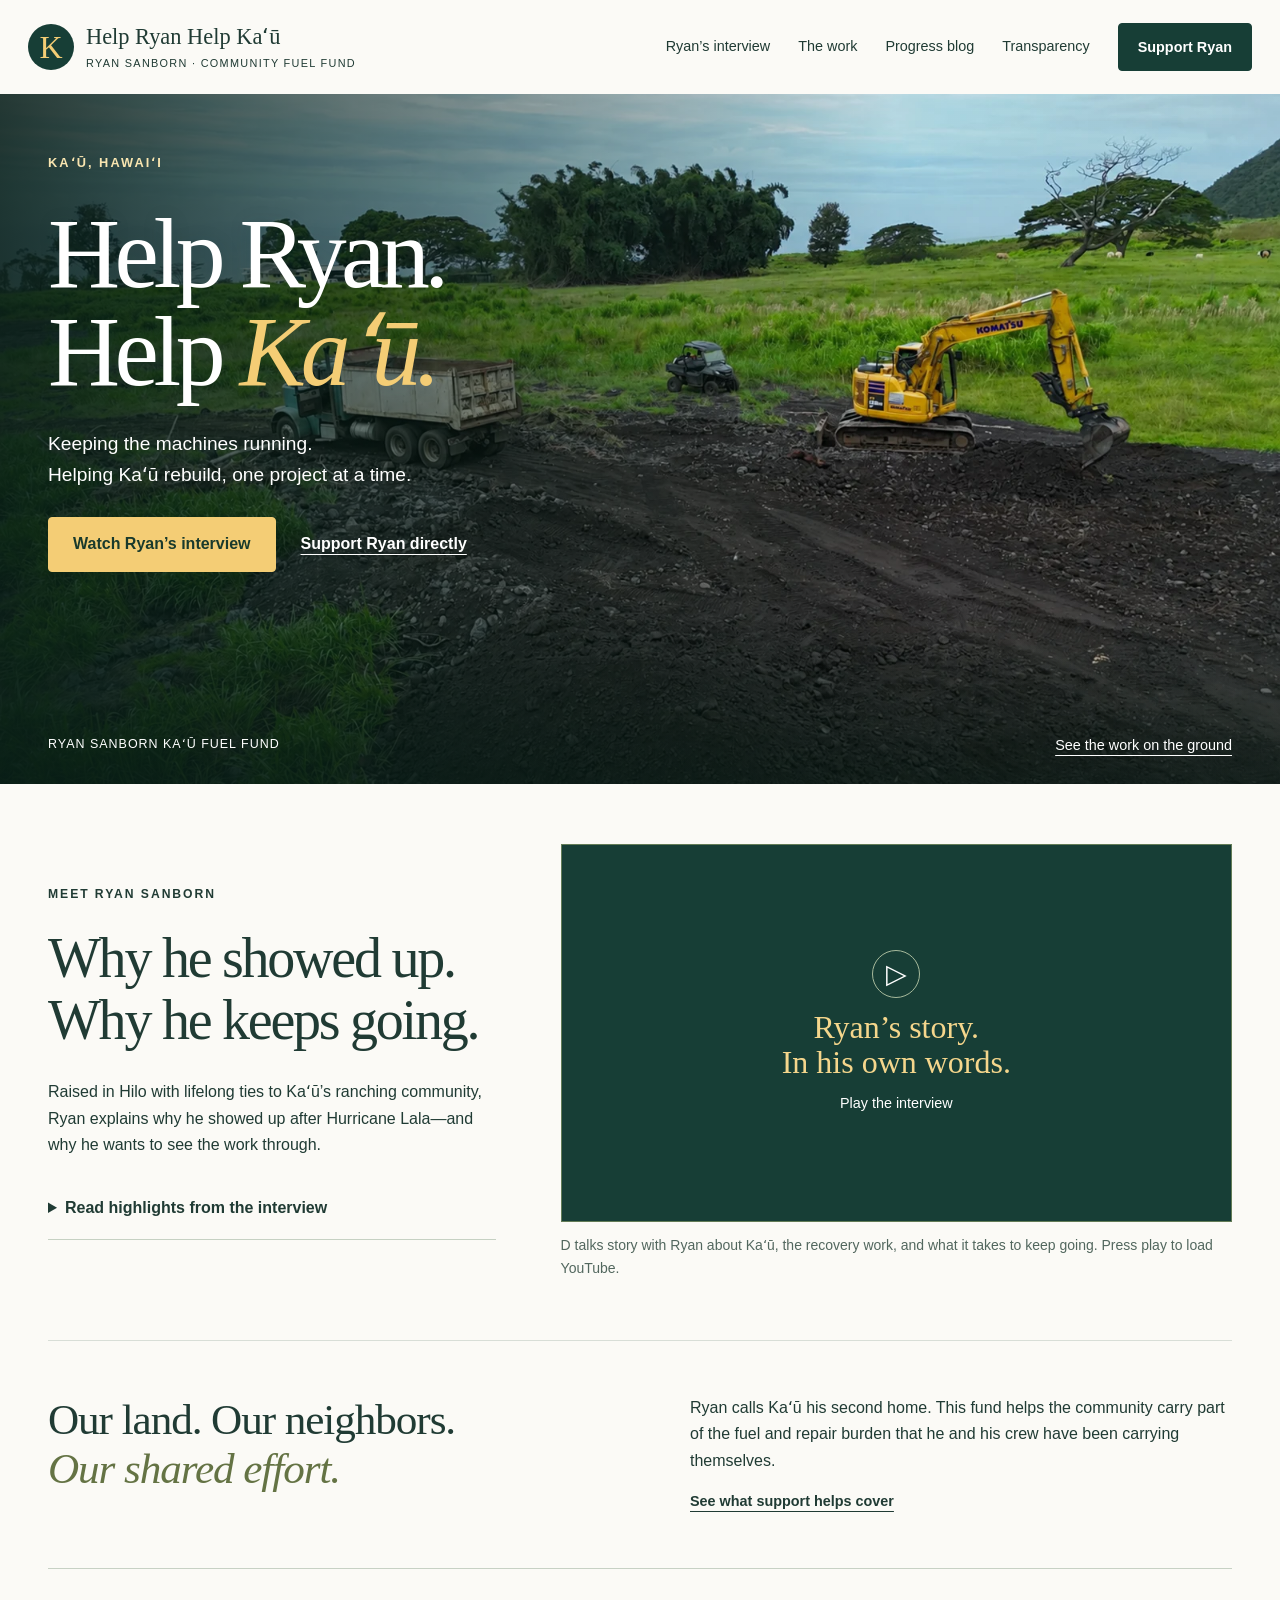
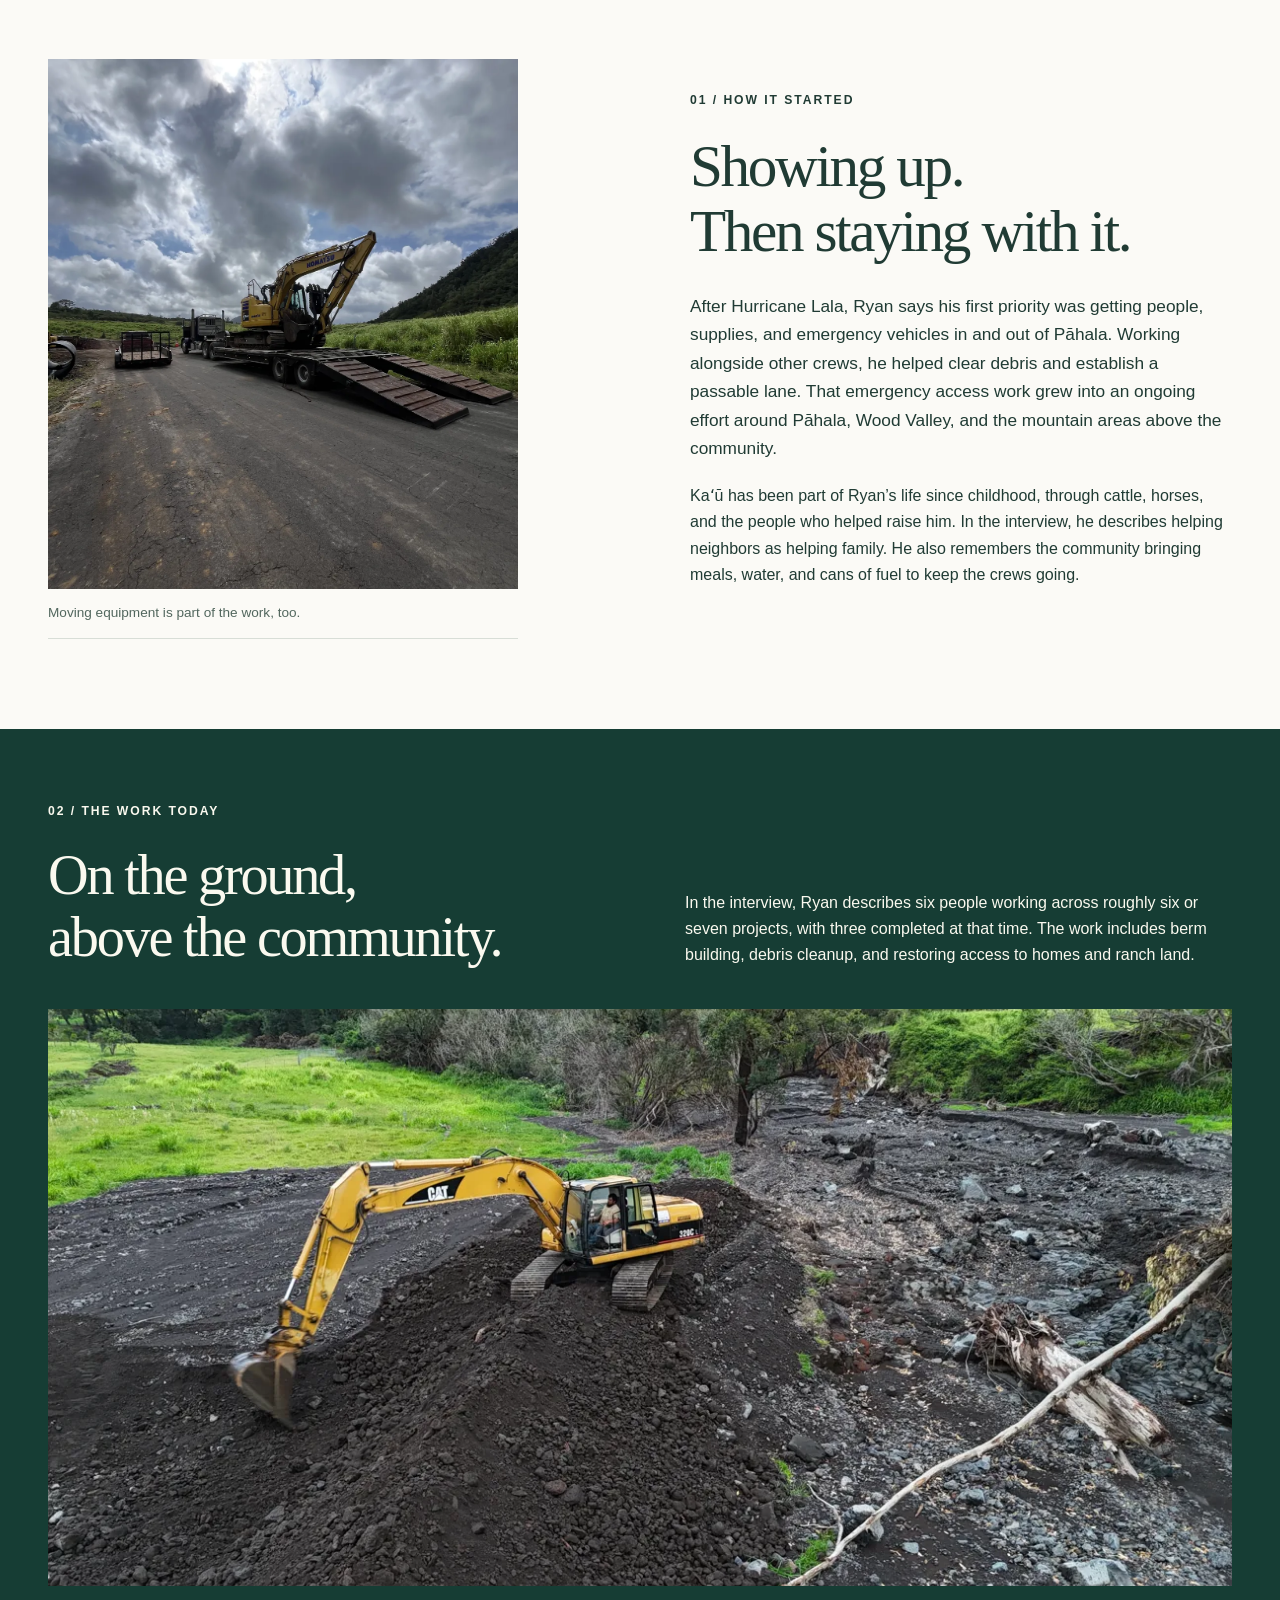
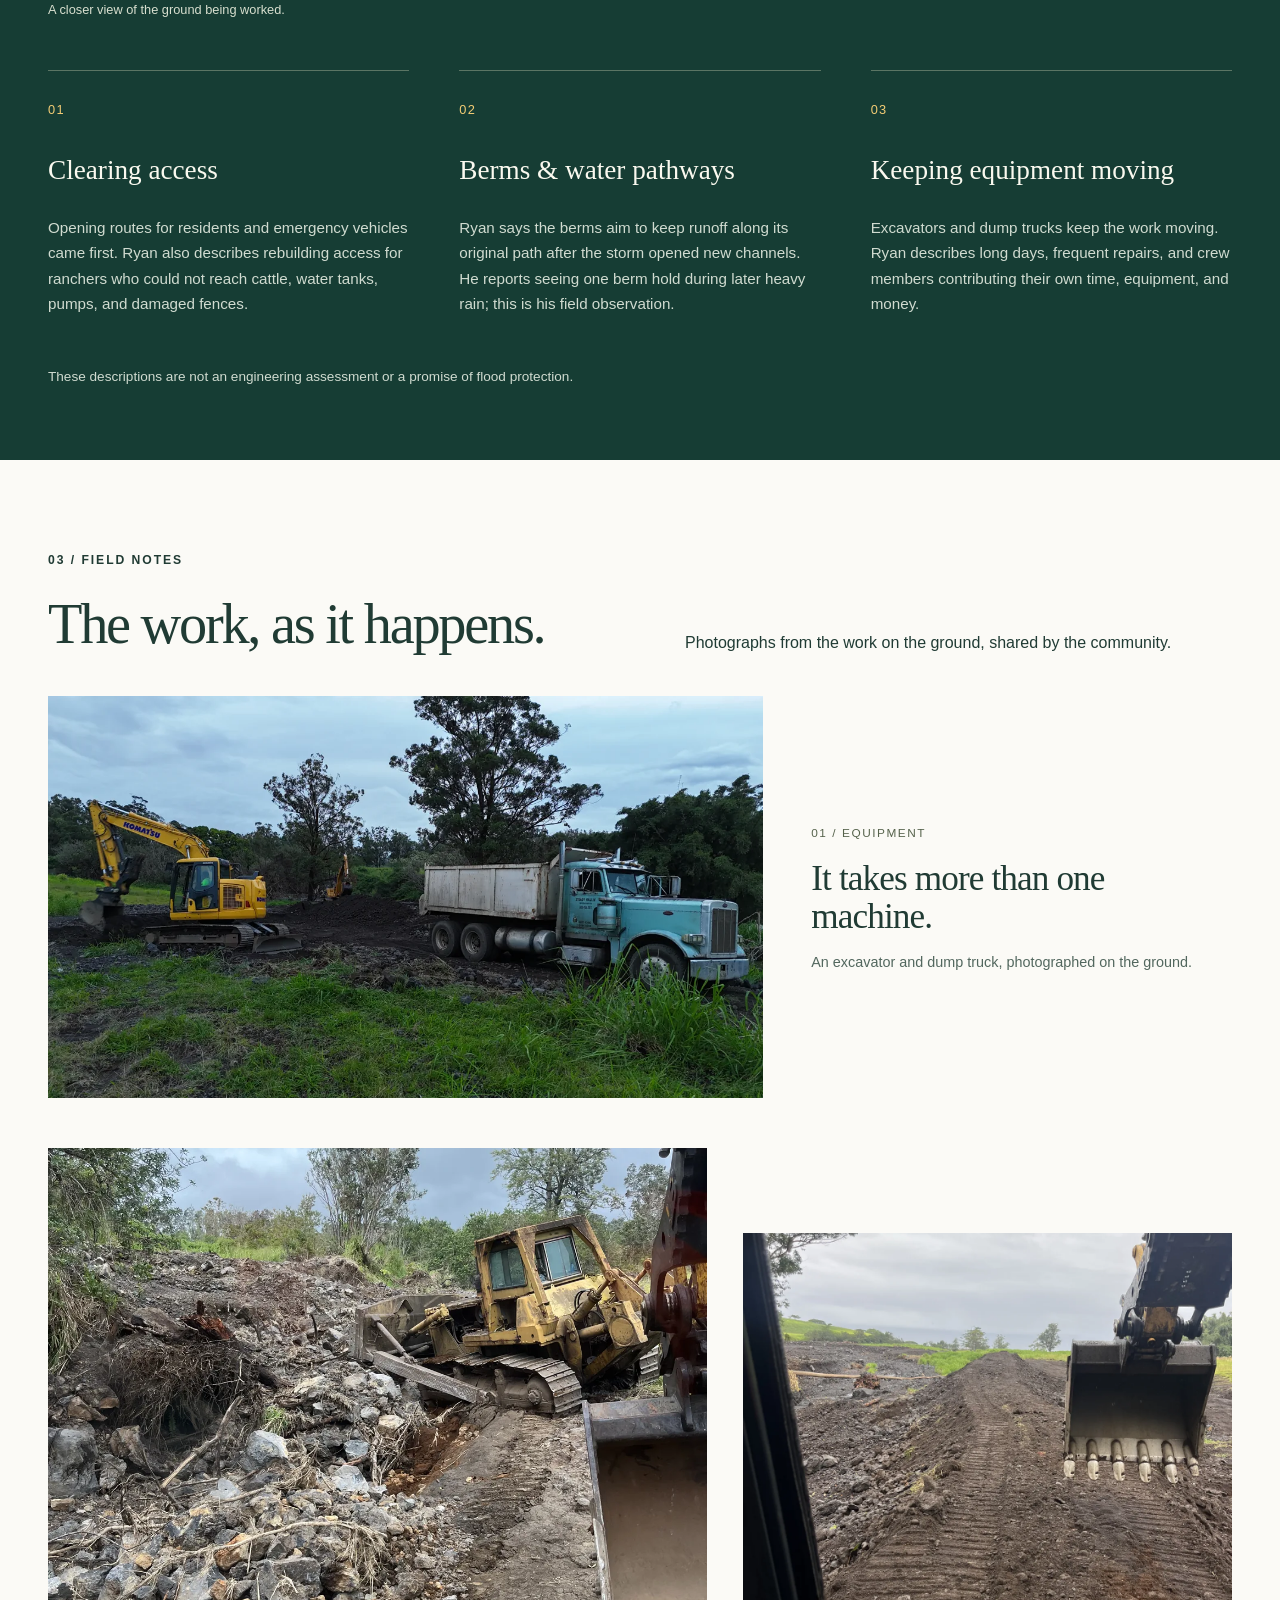
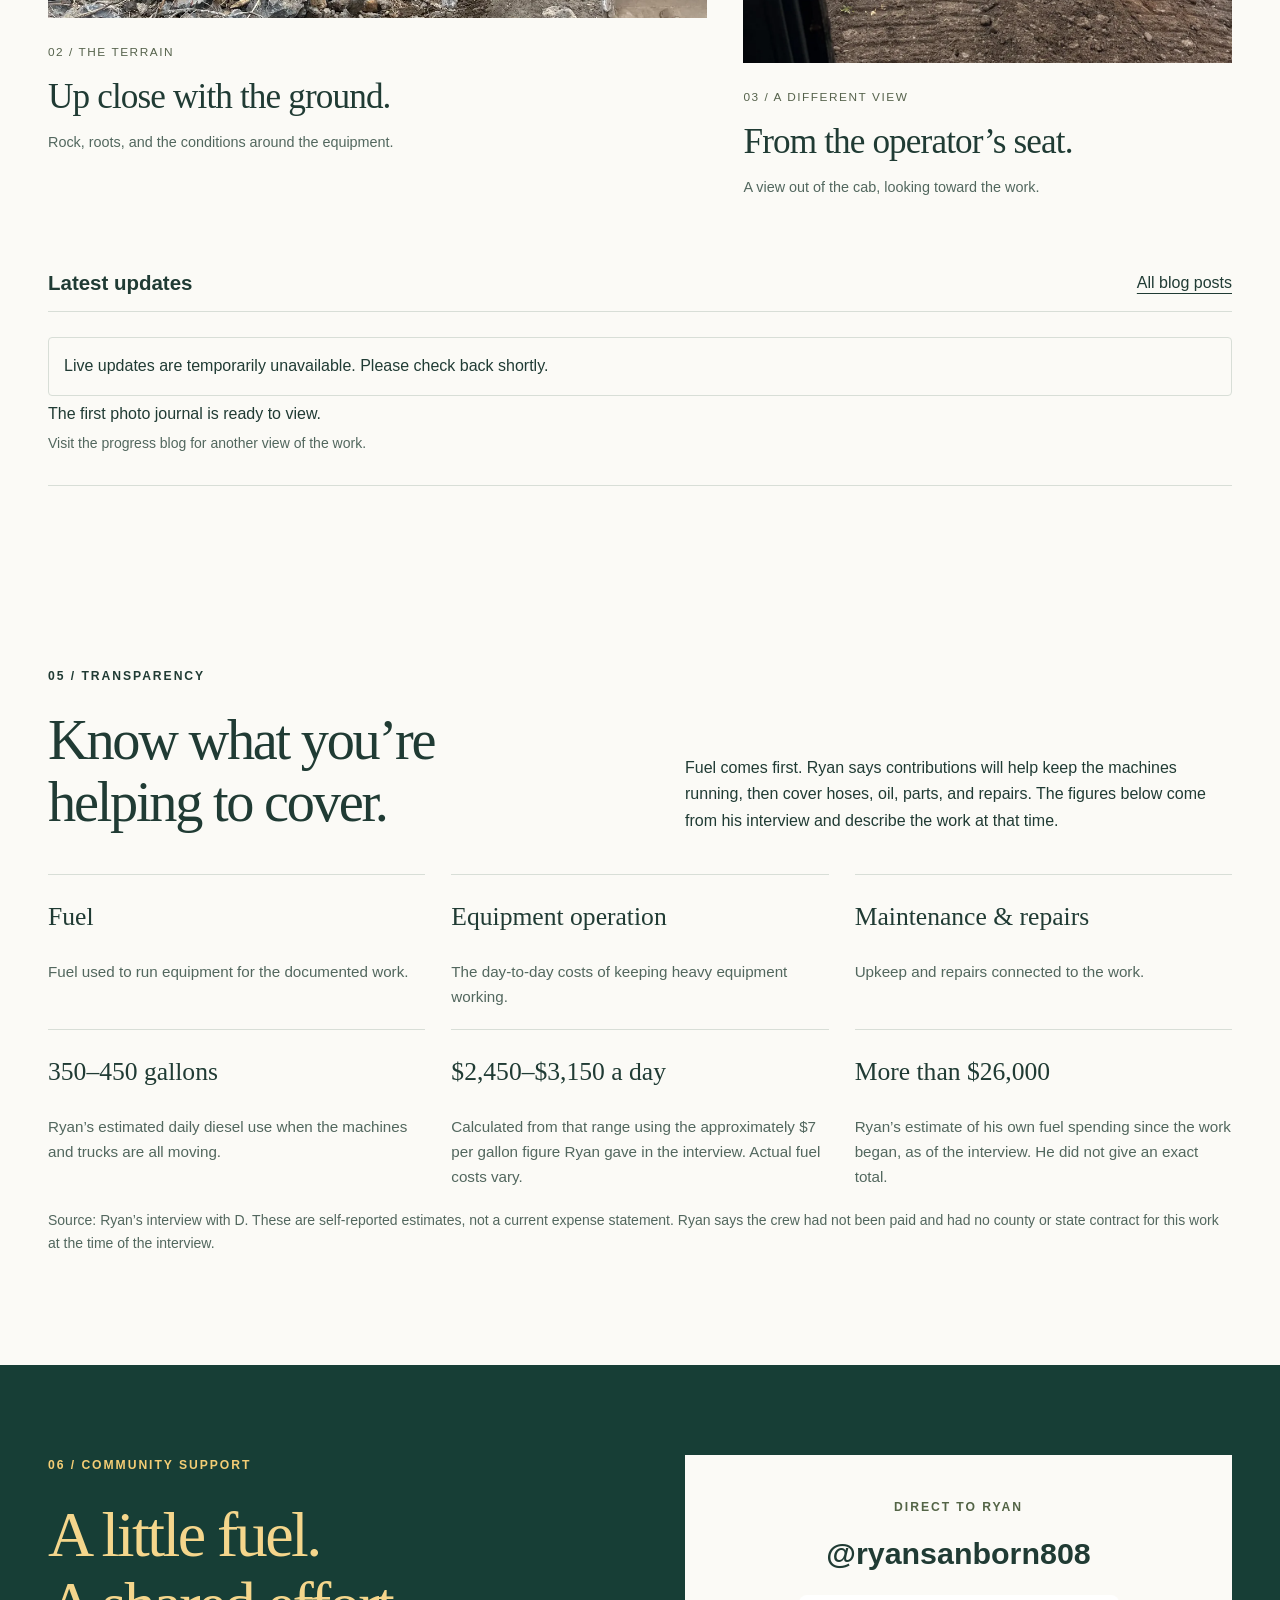
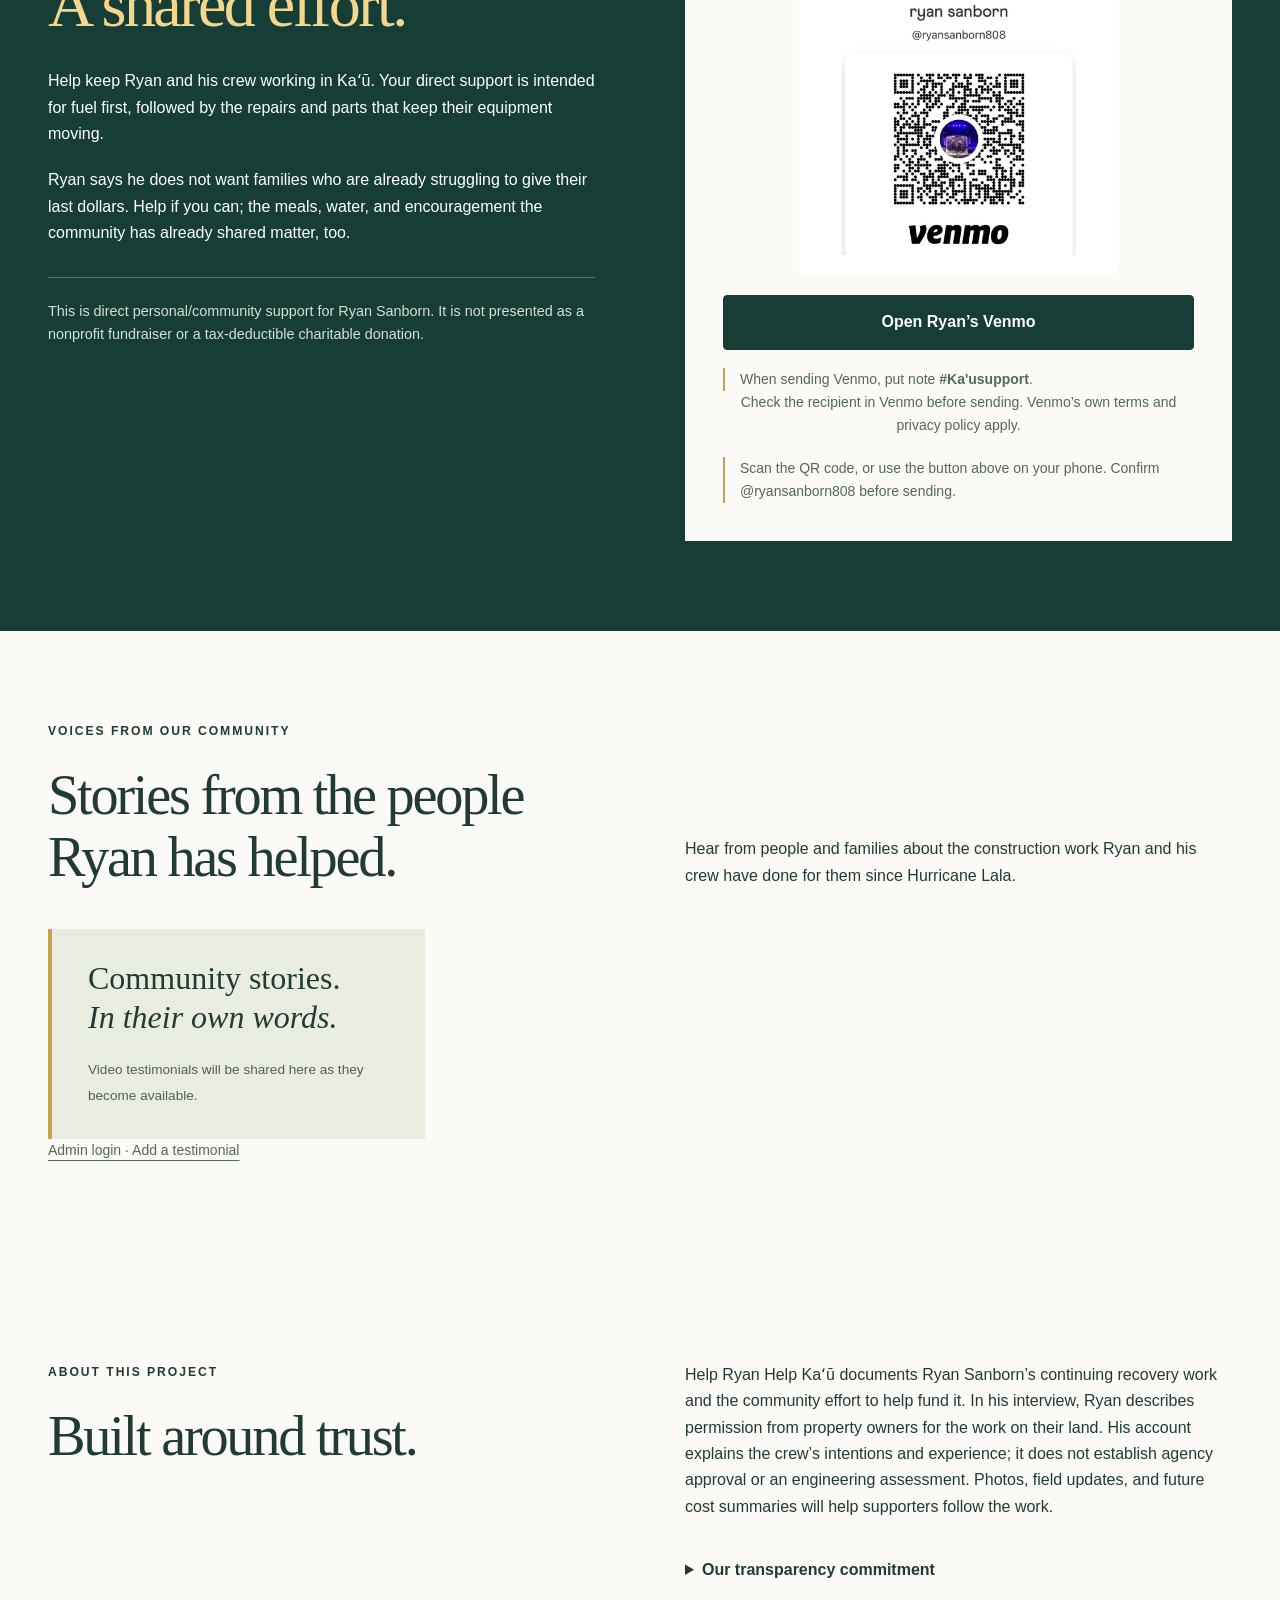
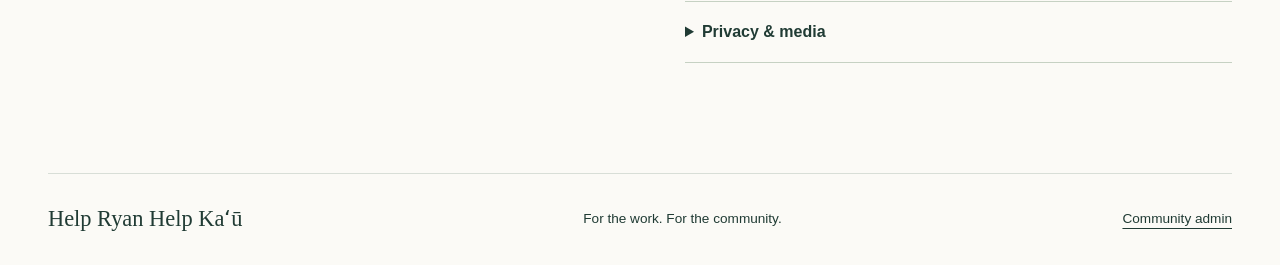
<file: index.html>
<!doctype html>
<html lang="en"><head><meta charset="utf-8"><meta http-equiv="Content-Security-Policy" content="default-src 'self'; script-src 'self'; style-src 'self' 'unsafe-inline'; img-src 'self' blob: https://*.supabase.co; media-src 'self' blob: https://*.supabase.co; connect-src 'self' https://*.supabase.co; frame-src https://www.youtube-nocookie.com; object-src 'none'; base-uri 'self'; form-action 'self'"><meta name="referrer" content="strict-origin-when-cross-origin"><meta name="viewport" content="width=device-width, initial-scale=1"><title>Help Ryan Help Kaʻū | Ryan Sanborn Kaʻū Fuel Fund</title><meta name="description" content="Follow Ryan Sanborn’s work around Pāhala, Wood Valley, and Kaʻū. See project updates, understand operating costs, and find direct community support information."><meta name="robots" content="index,follow,max-image-preview:large"><meta name="theme-color" content="#173e36"><meta property="og:type" content="website"><meta property="og:locale" content="en_US"><meta property="og:title" content="Help Ryan Help Kaʻū"><meta property="og:description" content="The work. The people. Where your support goes. Follow the Ryan Sanborn Kaʻū Fuel Fund."><meta property="og:url" content="https://hrhk808.com/"><meta name="twitter:card" content="summary_large_image"><meta name="twitter:title" content="Help Ryan Help Kaʻū"><meta name="twitter:description" content="Follow Ryan’s work and direct community support in Kaʻū, Hawaiʻi."><link rel="canonical" href="https://hrhk808.com/"><link rel="icon" href="./favicon.svg" type="image/svg+xml"><link rel="stylesheet" href="./style.css"><script type="module" src="./app.js"></script><link rel="stylesheet" href="./kau.css"><script type="module" src="./interview.js"></script><meta property="og:image" content="https://hrhk808.com/earth-and-waterway-1200.webp"><meta property="og:image:alt" content="Excavator at a construction site in Kaʻū, Hawaiʻi"><meta name="twitter:image" content="https://hrhk808.com/earth-and-waterway-1200.webp"></head>
<body><a class="skip" href="#main">Skip to content</a>
<header class="header"><a class="brand" href="./" aria-label="Help Ryan Help Kaʻū home"><span class="brand-mark">K</span><span>Help Ryan Help Kaʻū<small>RYAN SANBORN · COMMUNITY FUEL FUND</small></span></a><nav aria-label="Main navigation"><a href="#interview">Ryan’s interview</a><a href="#work">The work</a><a href="./blog.html">Progress blog</a><a href="#funding">Transparency</a><a class="button small" href="#support">Support Ryan </a></nav></header>
<main id="main"><section id="password-recovery" class="section wrap" hidden><div class="support-card"><p class="eyebrow">ADMIN PASSWORD RESET</p><h2>Choose a new password.</h2><p>Use this form to update your website admin password.</p><form id="password-recovery-form"><label for="recovery-password">New password</label><input id="recovery-password" type="password" minlength="8" autocomplete="new-password" required><label for="recovery-confirm">Confirm new password</label><input id="recovery-confirm" type="password" minlength="8" autocomplete="new-password" required><button class="button" type="submit">Save new password</button><p id="password-recovery-status" class="caption" role="status"></p></form></div></section>
<section class="kau-hero" aria-labelledby="hero-title">
<img class="hero-landscape" src="./kau-hero-revised-1600.webp" srcset="./kau-hero-revised-800.webp 800w, ./kau-hero-revised-1600.webp 1600w, ./kau-hero-revised-2200.webp 1672w" sizes="100vw" alt="A dump truck and yellow excavator on dark earth, with green pasture, trees, and the ocean beyond." width="1672" height="941" fetchpriority="high">
<div class="hero-shade"></div><div class="wrap hero-inner"><p class="eyebrow">KAʻŪ, HAWAIʻI</p><h1 id="hero-title">Help Ryan.<br>Help <em>Kaʻū.</em></h1><p id="hero-body">Keeping the machines running.<br>Helping Kaʻū rebuild, one project at a time.</p><div class="hero-video-actions"><a class="button gold" href="#interview">Watch Ryan’s interview</a><a href="#support">Support Ryan directly</a></div></div>
<div class="hero-bottom wrap"><span>RYAN SANBORN KAʻŪ FUEL FUND</span><a href="#progress">See the work on the ground</a></div></section>
<section id="interview" class="featured-interview wrap"><div><p class="eyebrow">MEET RYAN SANBORN</p><h2 id="interview-title">Why he showed up.<br>Why he keeps going.</h2><p id="interview-body">Raised in Hilo with lifelong ties to Kaʻū’s ranching community, Ryan explains why he showed up after Hurricane Lala—and why he wants to see the work through.</p><details><summary>Read highlights from the interview</summary><div id="transcript"><p class="caption">Selected interview excerpts, edited for clarity. Hawaiian place names are corrected where clear; uncertain names are omitted. Watch the video for the full conversation.</p><h3>Why Kaʻū matters to Ryan</h3><p>Ryan describes Kaʻū as a second home. Cattle, horses, and the ranching community have connected him to this place since childhood.</p><h3>The first priority: access</h3><p>After the storm, Ryan says the immediate goal was a passable route for residents, supplies, ambulances, and other emergency vehicles—not a finished highway. He describes working alongside other operators and construction crews to clear debris and reconnect access.</p><h3>What the crew is doing now</h3><p>Ryan describes building berms to help contain runoff along its original path, restoring roads and access for ranchers, and cleaning up storm debris. His stated aim is to keep water from spreading into new paths, rather than send it toward another property.</p><h3>What support pays for</h3><p>Fuel comes first. Ryan also identifies hydraulic hoses, oil, parts, repairs, and the wear on trucks, trailers, and machines as costs of keeping the work moving.</p><h3>Why he keeps going</h3><blockquote><p>“I look at it as if that was my mom or dad, if that was my grandparent … I’d hope somebody do the same for them.”</p></blockquote><p>He says he wants to see the work through, but worries about having to stop when the crew’s own resources run out.</p></div></details></div><div><div id="interview-media" class="interview-player"><button type="button" id="play-interview" aria-label="Play Ryan Sanborn’s interview"><span class="play-outline" aria-hidden="true">▷</span><strong>Ryan’s story.<br>In his own words.</strong><span>Play the interview</span></button></div><p class="caption">D talks story with Ryan about Kaʻū, the recovery work, and what it takes to keep going. Press play to load YouTube.</p></div></section><div class="place-line wrap"><p>Our land. Our neighbors.<br><em>Our shared effort.</em></p><div><p>Ryan calls Kaʻū his second home. This fund helps the community carry part of the fuel and repair burden that he and his crew have been carrying themselves.</p><a href="#funding">See what support helps cover</a></div></div>
<section id="story" class="section wrap story-editorial"><figure class="story-photo"><img class="" src="./moving-equipment-1200.webp" srcset="./moving-equipment-640.webp 640w, ./moving-equipment-1200.webp 1200w" sizes="(max-width: 700px) 100vw, 60vw" alt="An excavator on a transport trailer beneath a dramatic cloudy sky." width="1200" height="900" loading="lazy" decoding="async"><figcaption>Moving equipment is part of the work, too.</figcaption></figure><div class="story-text"><div><p class="eyebrow">01 / HOW IT STARTED</p><h2 id="story-title">Showing up.<br>Then staying with it.</h2></div><div><p class="large" id="story-body">After Hurricane Lala, Ryan says his first priority was getting people, supplies, and emergency vehicles in and out of Pāhala. Working alongside other crews, he helped clear debris and establish a passable lane. That emergency access work grew into an ongoing effort around Pāhala, Wood Valley, and the mountain areas above the community.</p><p>Kaʻū has been part of Ryan’s life since childhood, through cattle, horses, and the people who helped raise him. In the interview, he describes helping neighbors as helping family. He also remembers the community bringing meals, water, and cans of fuel to keep the crews going.</p></div></div></section>
<section id="work" class="work-section"><div class="wrap section"><div class="section-heading"><div><p class="eyebrow">02 / THE WORK TODAY</p><h2 id="work-title">On the ground,<br>above the community.</h2></div><p id="work-body">In the interview, Ryan describes six people working across roughly six or seven projects, with three completed at that time. The work includes berm building, debris cleanup, and restoring access to homes and ranch land.</p></div><figure class="work-photo"><img class="" src="./earth-and-waterway-1200.webp" srcset="./earth-and-waterway-640.webp 640w, ./earth-and-waterway-1200.webp 1200w" sizes="(max-width: 700px) 100vw, 60vw" alt="A tracked excavator beside a rocky channel, surrounded by dark earth and green vegetation." width="1200" height="900" loading="lazy" decoding="async"><figcaption>A closer view of the ground being worked. </figcaption></figure><div class="work-grid"><article><span class="number">01</span><h3>Clearing access</h3><p>Opening routes for residents and emergency vehicles came first. Ryan also describes rebuilding access for ranchers who could not reach cattle, water tanks, pumps, and damaged fences.</p></article><article><span class="number">02</span><h3>Berms & water pathways</h3><p>Ryan says the berms aim to keep runoff along its original path after the storm opened new channels. He reports seeing one berm hold during later heavy rain; this is his field observation.</p></article><article><span class="number">03</span><h3>Keeping equipment moving</h3><p>Excavators and dump trucks keep the work moving. Ryan describes long days, frequent repairs, and crew members contributing their own time, equipment, and money.</p></article></div><p class="work-note">These descriptions are not an engineering assessment or a promise of flood protection.</p></div></section>
<section id="progress" class="section wrap"><div class="section-heading"><div><p class="eyebrow">03 / FIELD NOTES</p><h2>The work, as it happens.</h2></div><p>Photographs from the work on the ground, shared by the community.</p></div><div id="gallery" class="gallery field-gallery"><figure><img class="" src="./equipment-together-1200.webp" srcset="./equipment-together-640.webp 640w, ./equipment-together-1200.webp 1200w" sizes="(max-width: 700px) 100vw, 60vw" alt="A yellow excavator and blue dump truck together on a work site bordered by trees and grass." width="1200" height="900" loading="lazy" decoding="async"><figcaption><span>01 / EQUIPMENT</span><h3>It takes more than one machine.</h3><p>An excavator and dump truck, photographed on the ground.</p></figcaption></figure><figure><img class="" src="./rough-ground-1200.webp" srcset="./rough-ground-640.webp 640w, ./rough-ground-1200.webp 1200w" sizes="(max-width: 700px) 100vw, 60vw" alt="Machinery alongside broken rock, roots, and uneven ground." width="1200" height="900" loading="lazy" decoding="async"><figcaption><span>02 / THE TERRAIN</span><h3>Up close with the ground.</h3><p>Rock, roots, and the conditions around the equipment.</p></figcaption></figure><figure><img class="" src="./from-the-cab-1200.webp" srcset="./from-the-cab-640.webp 640w, ./from-the-cab-1200.webp 1200w" sizes="(max-width: 700px) 100vw, 60vw" alt="View from inside a machine cab toward an excavator bucket and worked earth." width="1200" height="900" loading="lazy" decoding="async"><figcaption><span>03 / A DIFFERENT VIEW</span><h3>From the operator’s seat.</h3><p>A view out of the cab, looking toward the work.</p></figcaption></figure></div><div class="feed-heading"><h3>Latest updates</h3><a href="./blog.html">All blog posts</a></div><div id="updates" class="empty-feed"><p>The first photo journal is ready to view.</p><p class="caption">Visit the progress blog for another view of the work.</p></div></section>
<section id="funding" class="section wrap"><div class="section-heading"><div><p class="eyebrow">05 / TRANSPARENCY</p><h2>Know what you’re<br>helping to cover.</h2></div><p id="funding-body">Fuel comes first. Ryan says contributions will help keep the machines running, then cover hoses, oil, parts, and repairs. The figures below come from his interview and describe the work at that time.</p></div><div class="funding-grid"><article><h3>Fuel</h3><p>Fuel used to run equipment for the documented work.</p></article><article><h3>Equipment operation</h3><p>The day-to-day costs of keeping heavy equipment working.</p></article><article><h3>Maintenance & repairs</h3><p>Upkeep and repairs connected to the work.</p></article></div><div class="funding-grid" aria-label="Ryan’s interview estimates"><article><h3>350–450 gallons</h3><p>Ryan’s estimated daily diesel use when the machines and trucks are all moving.</p></article><article><h3>$2,450–$3,150 a day</h3><p>Calculated from that range using the approximately $7 per gallon figure Ryan gave in the interview. Actual fuel costs vary.</p></article><article><h3>More than $26,000</h3><p>Ryan’s estimate of his own fuel spending since the work began, as of the interview. He did not give an exact total.</p></article></div><p class="caption">Source: Ryan’s interview with D. These are self-reported estimates, not a current expense statement. Ryan says the crew had not been paid and had no county or state contract for this work at the time of the interview.</p></section>
<section id="support" class="support-section"><div class="wrap section split"><div><p class="eyebrow">06 / COMMUNITY SUPPORT</p><h2>A little fuel.<br>A shared effort.</h2><p>Help keep Ryan and his crew working in Kaʻū. Your direct support is intended for fuel first, followed by the repairs and parts that keep their equipment moving.</p><p>Ryan says he does not want families who are already struggling to give their last dollars. Help if you can; the meals, water, and encouragement the community has already shared matter, too.</p><p class="disclosure">This is direct personal/community support for Ryan Sanborn. It is not presented as a nonprofit fundraiser or a tax-deductible charitable donation.</p></div><div class="support-card"><span class="eyebrow">DIRECT TO RYAN</span><h3>@ryansanborn808</h3><div id="qr-media" class="venmo-qr"><a href="./ryan-venmo.jpg" target="_blank" rel="noopener" aria-label="View Ryan’s Venmo QR code at full size"><img src="./ryan-venmo.jpg" alt="Ryan Sanborn’s Venmo QR code, account @ryansanborn808" width="828" height="913" loading="lazy"></a></div><a href="https://venmo.com/ryansanborn808" target="_blank" rel="noopener noreferrer" class="button" id="venmo">Open Ryan’s Venmo</a><p class="note">When sending Venmo, put note <strong>#Ka'usupport</strong>.</p><p class="caption">Check the recipient in Venmo before sending. Venmo’s own terms and privacy policy apply.</p><p class="note" id="payment-review">Scan the QR code, or use the button above on your phone. Confirm @ryansanborn808 before sending.</p></div></div></section>
<section id="testimonials" class="section wrap"><div class="section-heading"><div><p class="eyebrow">VOICES FROM OUR COMMUNITY</p><h2>Stories from the people<br>Ryan has helped.</h2></div><p>Hear from people and families about the construction work Ryan and his crew have done for them since Hurricane Lala.</p></div><div id="testimonials-list" class="gallery"><div class="welcome-reserved"><p>Community stories.<br><em>In their own words.</em></p><span>Video testimonials will be shared here as they become available.</span></div></div><p class="caption"><a href="./admin.html?section=testimonials">Admin login · Add a testimonial</a></p></section>
<section id="about" class="section wrap split"><div><p class="eyebrow">ABOUT THIS PROJECT</p><h2 id="about-title">Built around trust.</h2></div><div><p id="about-body">Help Ryan Help Kaʻū documents Ryan Sanborn’s continuing recovery work and the community effort to help fund it. In his interview, Ryan describes permission from property owners for the work on their land. His account explains the crew’s intentions and experience; it does not establish agency approval or an engineering assessment. Photos, field updates, and future cost summaries will help supporters follow the work.</p><details><summary>Our transparency commitment</summary><p>We distinguish confirmed updates from information still being gathered. Costs will carry a reporting period and category. If information changes, the relevant update will be corrected. The work shown here is not a guarantee of flood protection.</p></details><details><summary>Privacy & media</summary><p>This site does not collect payments, display donor lists, or use advertising analytics. Hosting and security providers may process basic access logs. Photos and videos shared on this site are publicly viewable. The interview player connects to YouTube when you press play; YouTube’s privacy policy then applies.</p><p>For a correction or removal request, contact the community organizer who shared this site with you.</p></details><button id="share" class="text-button">Share this project</button><p id="share-status" role="status" class="caption"></p></div></section></main>
<footer class="footer wrap"><a class="brand" href="./">Help Ryan Help Kaʻū</a><p>For the work. For the community.</p><a href="./admin.html">Community admin</a></footer></body></html>
</file>
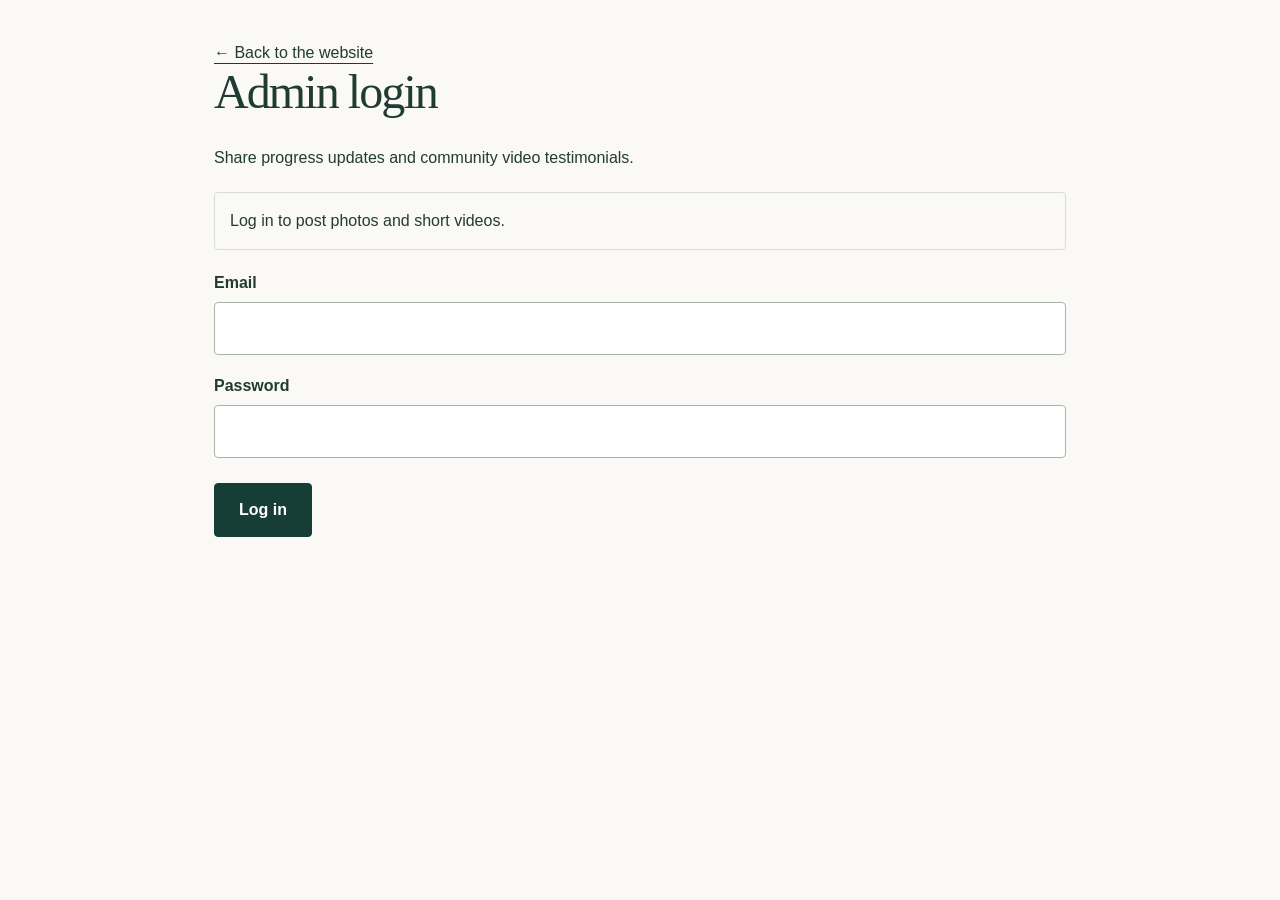
<file: admin.html>
<!doctype html><html lang="en"><head><meta charset="utf-8"><meta name="viewport" content="width=device-width,initial-scale=1"><meta name="robots" content="noindex,nofollow"><meta name="referrer" content="no-referrer"><title>Admin login | Help Ryan Help Kaʻū</title><link rel="icon" href="./favicon.svg"><link rel="stylesheet" href="./style.css"><script type="module" src="./admin.js"></script></head><body><main class="admin-wrap"><a href="./">← Back to the website</a><h1>Admin login</h1><p>Share progress updates and community video testimonials.</p><p id="status" class="status" role="status" aria-live="polite">Checking connection…</p><section id="reset-panel" hidden><h2>Choose a new password</h2><p class="hint">Create a new password for your website admin account.</p><form id="reset-form"><label for="new-password">New password</label><input id="new-password" type="password" autocomplete="new-password" minlength="8" required><label for="confirm-password">Confirm new password</label><input id="confirm-password" type="password" autocomplete="new-password" minlength="8" required><div class="toolbar"><button class="button" id="reset-button">Save new password</button></div></form></section><section id="login-panel"><form id="login"><label for="email">Email</label><input id="email" type="email" autocomplete="username" required><label for="password">Password</label><input id="password" type="password" autocomplete="current-password" required><div class="toolbar"><button class="button" id="login-button">Log in</button></div></form></section><section id="editor-panel" hidden><div class="toolbar"><button class="button secondary" id="new">New post</button><button class="button secondary" id="logout">Log out</button></div><form id="editor"><input type="hidden" id="record-id"><label for="post-type">Publish to</label><select id="post-type"><option value="update">Progress blog</option><option value="welcome">Community testimonials</option></select><p id="testimonial-hint" class="hint" hidden>Upload a video testimonial with the speaker’s permission. Use the title for their name or a short description, and the caption for their story.</p><label for="media">Photo or video</label><input id="media" type="file" accept="image/jpeg,image/png,image/webp,video/mp4,video/webm"><p class="hint">Choose a photo or a video up to 1 minute (25 MB maximum). Photos are automatically resized.</p><p id="existing-media" class="hint"></p><label for="title">Post title</label><input id="title" maxlength="160" required><label for="caption">Caption</label><textarea id="caption" maxlength="500" placeholder="Describe what’s happening in the photo or video." required></textarea><div id="video-fields" hidden><label for="transcript">Video description and spoken words</label><textarea id="transcript" maxlength="50000"></textarea><p class="hint">Describe the action and include spoken words so visitors can follow without sound.</p></div><div class="toolbar"><button class="button" id="publish" type="submit">Publish</button></div></form><h2>Your posts</h2><div id="records"></div></section></main></body></html>
</file>
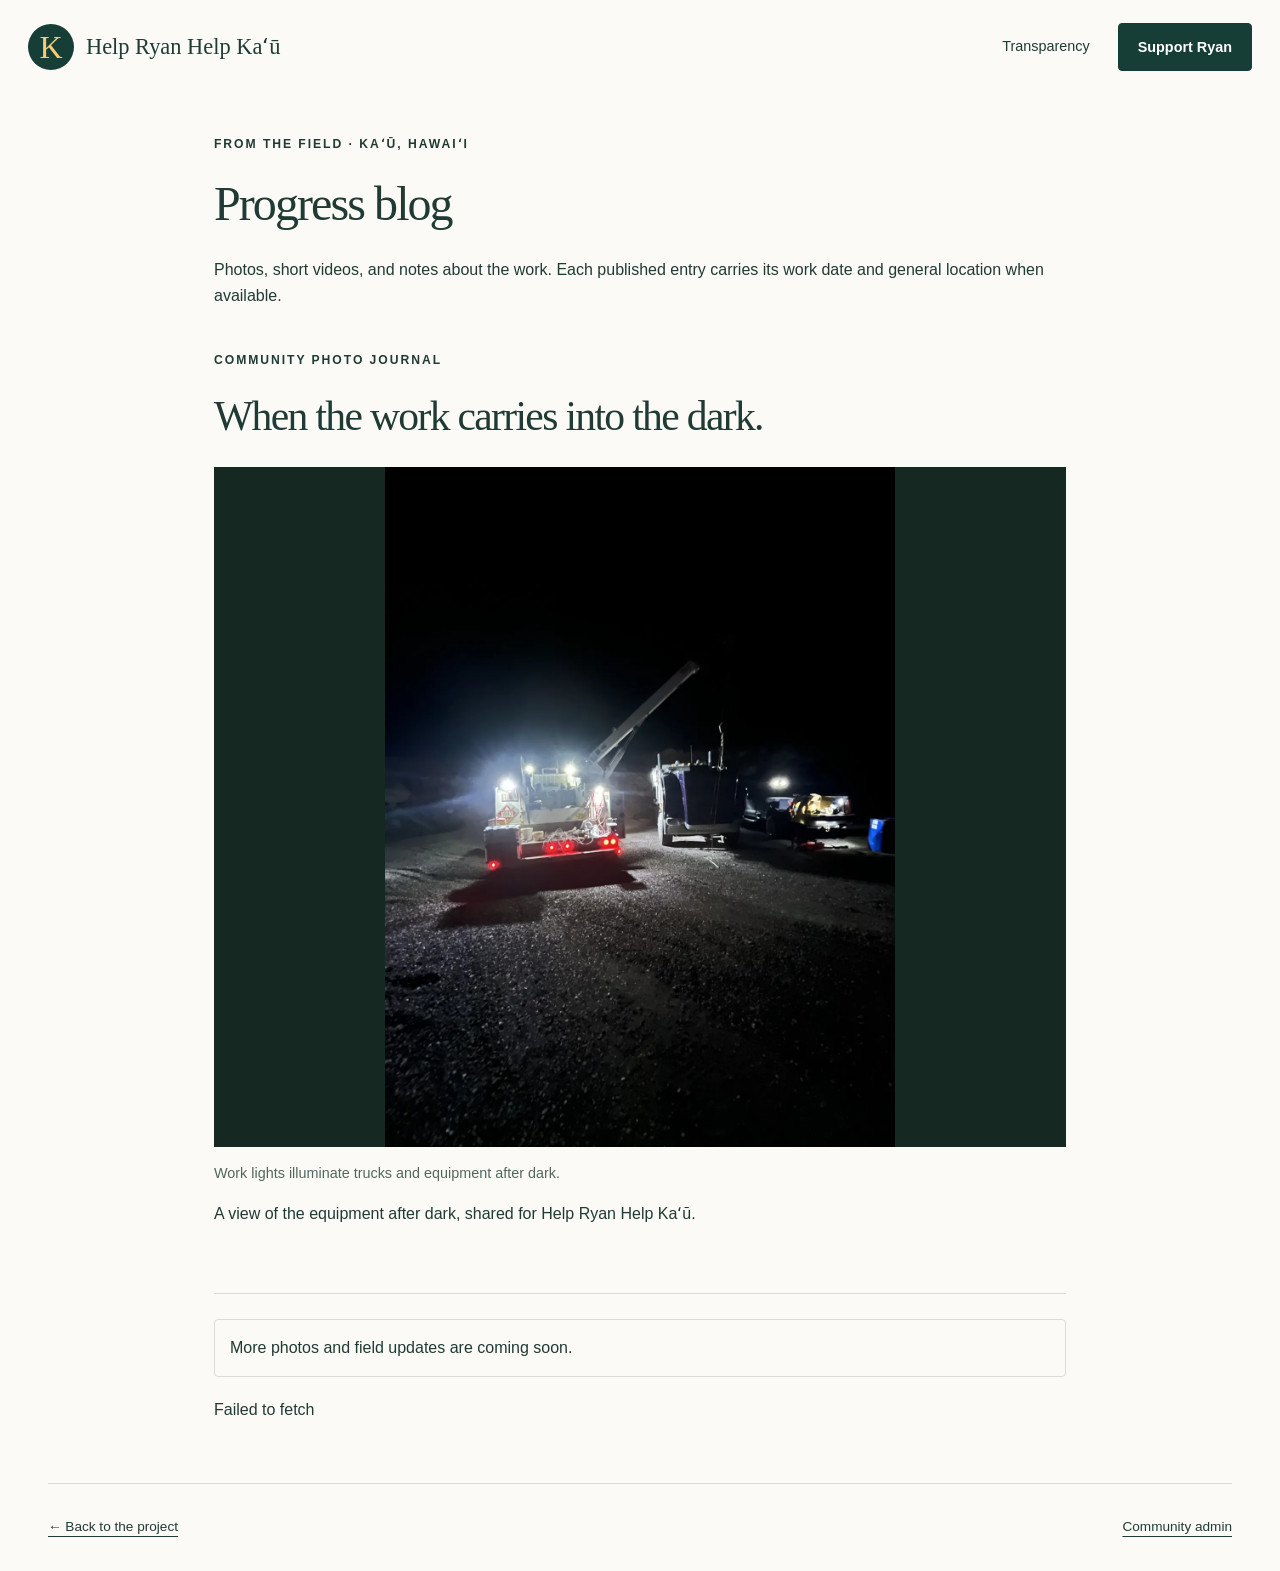
<file: blog.html>
<!doctype html><html lang="en"><head><meta charset="utf-8"><meta http-equiv="Content-Security-Policy" content="default-src 'self'; script-src 'self'; style-src 'self' 'unsafe-inline'; img-src 'self' blob: https://*.supabase.co; media-src 'self' blob: https://*.supabase.co; connect-src 'self' https://*.supabase.co; object-src 'none'; base-uri 'self'; form-action 'self'"><meta name="referrer" content="strict-origin-when-cross-origin"><meta name="viewport" content="width=device-width,initial-scale=1"><title>Progress blog | Help Ryan Help Kaʻū</title><meta name="description" content="Photos, field notes, and approved progress updates from Ryan Sanborn’s work in Kaʻū, including Pāhala and Wood Valley."><meta name="robots" content="index,follow,max-image-preview:large"><meta property="og:type" content="website"><meta property="og:title" content="Progress blog | Help Ryan Help Kaʻū"><meta property="og:description" content="Photos and field notes from the work on the ground in Kaʻū."><meta property="og:url" content="https://hrhk808.com/blog.html"><meta name="twitter:card" content="summary_large_image"><link rel="canonical" href="https://hrhk808.com/blog.html"><link rel="icon" href="./favicon.svg"><link rel="stylesheet" href="./style.css"><script type="module" src="./blog.js"></script><link rel="stylesheet" href="./kau.css"><meta property="og:image" content="https://hrhk808.com/earth-and-waterway-1200.webp"><meta name="twitter:image" content="https://hrhk808.com/earth-and-waterway-1200.webp"></head><body><a class="skip" href="#main">Skip to content</a><header class="header"><a class="brand" href="./"><span class="brand-mark">K</span>Help Ryan Help Kaʻū</a><nav aria-label="Blog navigation"><a href="./#funding">Transparency</a><a href="./#support" class="button small">Support Ryan</a></nav></header><main id="main" class="admin-wrap"><p class="eyebrow">FROM THE FIELD · KAʻŪ, HAWAIʻI</p><h1>Progress blog</h1><p>Photos, short videos, and notes about the work. Each published entry carries its work date and general location when available.</p><article class="first-journal"><p class="eyebrow">COMMUNITY PHOTO JOURNAL</p><h2>When the work carries into the dark.</h2><figure><img class="" src="./night-work-1200.webp" srcset="./night-work-640.webp 640w, ./night-work-1200.webp 1200w" sizes="(max-width: 700px) 100vw, 60vw" alt="Trucks and equipment illuminated by work lights at night." width="1200" height="900" loading="lazy" decoding="async"><figcaption>Work lights illuminate trucks and equipment after dark.</figcaption></figure><p>A view of the equipment after dark, shared for Help Ryan Help Kaʻū.</p></article><div id="blog-posts"><p class="status">More photos and field updates are coming soon.</p></div><button class="button secondary" id="more" hidden>Load more updates</button><p role="status" id="blog-status"></p></main><footer class="footer wrap"><a href="./">← Back to the project</a><a href="./admin.html">Community admin</a></footer></body></html>
</file>
<file: style.css>
:root{--ink:#203b34;--green:#173e36;--paper:#faf9f5;--muted:#52675e;--gold:#f5cc71;--line:#d8ded7;--white:#fff;--serif:Georgia,'Times New Roman',serif}*{box-sizing:border-box}html{scroll-behavior:smooth;scroll-padding-top:100px}body{margin:0;background:var(--paper);color:var(--ink);font-family:Arial,Helvetica,sans-serif;font-size:16px;line-height:1.65}a{color:inherit}button,input,textarea,select{font:inherit}button,a{touch-action:manipulation}a,button{ -webkit-tap-highlight-color:transparent}button{cursor:pointer}img,video{max-width:100%;display:block}h1,h2,h3,p{margin-top:0}h1,h2,h3{line-height:1.1}h1,h2{font-family:var(--serif);font-weight:400;letter-spacing:-.04em}h1{font-size:clamp(4rem,7.6vw,7.1rem);margin-bottom:26px}h1 em{color:#59714d;font-weight:400}h2{font-size:clamp(2.4rem,4.4vw,4rem);margin-bottom:28px}h3{font-size:1.28rem;line-height:1.3}p{margin-bottom:20px}a{text-underline-offset:5px}a:focus-visible,button:focus-visible,input:focus-visible,textarea:focus-visible,select:focus-visible,summary:focus-visible{outline:3px solid #b46d20;outline-offset:5px}.wrap{width:min(1240px,calc(100% - 96px));margin-inline:auto}.review{background:#e9dcae;text-align:center;padding:7px 20px;font-size:.8rem;letter-spacing:.08em;color:#453d20}.header{display:flex;align-items:center;justify-content:space-between;gap:24px;width:min(1360px,calc(100% - 72px));margin:auto;padding:25px 0;border-bottom:1px solid var(--line)}.brand{display:flex;align-items:center;gap:12px;font-family:var(--serif);font-size:1.4rem;text-decoration:none;line-height:1.2}.brand-mark{display:grid;place-items:center;width:46px;height:46px;background:var(--green);color:var(--gold);font-size:2rem;border-radius:50%}.brand small{display:block;font-family:Arial,sans-serif;letter-spacing:.12em;font-size:.65rem;margin-top:7px}.header nav{display:flex;gap:28px;align-items:center;font-size:.9rem}.header nav a{text-decoration:none}.button{display:inline-flex;align-items:center;justify-content:center;gap:24px;background:var(--green);color:white;padding:15px 24px;border:1px solid var(--green);border-radius:4px;text-decoration:none;font-weight:600;line-height:1.4;min-height:48px}.button:hover{background:#2c594c}.button.small{padding:12px 19px}.hero{display:grid;grid-template-columns:1fr 1fr;align-items:center;gap:64px;padding-block:76px 64px}.eyebrow{font-size:.76rem;letter-spacing:.16em;font-weight:700;margin-bottom:24px}.lead{font-size:1.12rem;max-width:480px;line-height:1.75}.actions{display:flex;gap:28px;align-items:center;margin:30px 0 20px}.text-link{font-size:.9rem;font-weight:600}.micro,.caption{font-size:.875rem;color:var(--muted);line-height:1.65}.micro{margin-bottom:0}.film-placeholder{min-height:420px;background:#23473b;color:#f5f5e9;display:flex;flex-direction:column;justify-content:space-between;padding:28px;position:relative;border-radius:150px 150px 5px 5px}.film-label{font-size:.7rem;letter-spacing:.18em;text-align:center;padding-top:28px;color:#dbdfbf}.film-center{text-align:center;padding:35px 0}.film-center h2{font-size:2.4rem;letter-spacing:-.02em;margin-bottom:12px}.film-center p{margin:0;font-size:.875rem;color:#d8e0d1}.play-outline{display:inline-grid;place-items:center;border:1px solid #a7ba9c;border-radius:50%;width:60px;height:60px;font-size:2rem;line-height:1;margin-bottom:25px}.film-foot{font-size:.8rem;text-align:center;color:#d8e0d1}.film-caption{display:flex;justify-content:space-between;gap:15px;border-bottom:1px solid var(--line);font-size:.7rem;letter-spacing:.09em;padding:15px 0;margin-bottom:12px}.hero-film>.caption{margin-bottom:0}.principles{background:#edf0e8;border-block:1px solid var(--line)}.principles .wrap{display:flex;justify-content:space-between;gap:20px;padding:22px 0;font-family:var(--serif);font-size:1.25rem}.section{padding-block:90px}.split{display:grid;grid-template-columns:1fr 1fr;gap:90px}.large{font-size:1.15rem}.note{font-size:.875rem;border-left:2px solid #bba255;padding-left:15px;color:var(--muted)}.work-section{background:var(--green);color:#faf9ef}.section-heading{display:grid;grid-template-columns:1fr 1fr;gap:90px;align-items:end;margin-bottom:40px}.section-heading h2{margin-bottom:0}.section-heading>p{margin:0}.work-grid,.gallery,.funding-grid{display:grid;grid-template-columns:repeat(3,1fr);gap:26px}.work-grid{margin-top:50px}.work-grid article{border-top:1px solid #5b7564;padding-top:25px}.number{color:var(--gold);font-size:.8rem;letter-spacing:.1em}.work-grid h3{margin-top:30px;font-size:1.4rem}.work-grid p,.work-note{color:#d0dbd0}.work-note{font-size:.85rem;max-width:850px;margin-top:30px;margin-bottom:0}.placeholder{aspect-ratio:1.22;background:#e9ece4;border:1px solid #cdd5c9;display:flex;flex-direction:column;justify-content:end;padding:25px}.placeholder:nth-child(2){background:#e2e8df}.placeholder:nth-child(3){background:#e8e4d9}.placeholder span{font-size:.68rem;letter-spacing:.13em;margin-bottom:auto;color:#61705e}.placeholder h3{font-family:var(--serif);font-weight:400;font-size:1.65rem;margin-bottom:5px}.placeholder p{margin:0;font-size:.9rem}.feed-heading{display:flex;justify-content:space-between;margin-top:50px;padding-bottom:15px;border-bottom:1px solid var(--line)}.feed-heading h3{margin:0}.feed-heading span{font-size:.875rem}.empty-feed{padding:25px 0;border-bottom:1px solid var(--line)}.empty-feed p{margin-bottom:5px}.interview-section{background:#ecefe7}.interview-placeholder{background:#d9e1d2;min-height:330px;display:flex;justify-content:center;align-items:center;flex-direction:column;padding:30px;text-align:center}.interview-placeholder h3{font-family:var(--serif);font-size:1.7rem;font-weight:400}.interview-placeholder p{font-size:.875rem}.interview-placeholder .play-outline{border-color:#607958}details{border-bottom:1px solid #c6d1c3;padding:17px 0}summary{cursor:pointer;font-weight:600}details p,details ul,details div{margin-top:16px}#transcript{white-space:pre-wrap}.funding-grid article{border-top:1px solid var(--line);padding-top:25px}.funding-grid p{color:var(--muted);font-size:.95rem}.report{display:grid;grid-template-columns:1fr 1fr;gap:55px;margin:35px 0 20px;padding:32px;background:#edf0e8}.report .eyebrow{margin-bottom:15px}.report h3{font-family:var(--serif);font-size:1.7rem;font-weight:400}.report p{margin-bottom:5px}.report-status{font-weight:600}.support-section{background:#173e36;color:white}.support-section .eyebrow{color:var(--gold)}.support-section h2{font-size:clamp(3rem,5vw,4.8rem)}.disclosure{font-size:.9rem;color:#d4e0d3;border-top:1px solid #597364;padding-top:22px;margin-top:30px}.support-card{background:var(--paper);color:var(--ink);padding:38px;text-align:center;border-radius:5px}.support-card .eyebrow{color:#536446}.support-card h3{font-size:1.9rem;margin:14px 0 22px}.qr-placeholder{border:1px dashed #9aa78e;max-width:270px;padding:26px;margin:0 auto 25px;font-size:.9rem}.support-card .button{width:100%;margin-bottom:18px}.support-card .note{text-align:left;margin-bottom:0}.support-card img{max-height:260px;object-fit:contain;margin:0 auto 20px}.text-button{background:none;border:0;padding:20px 0 5px;text-decoration:underline;color:var(--green);font-weight:600}.footer{padding:30px 0;display:flex;align-items:center;justify-content:space-between;gap:20px;border-top:1px solid var(--line);font-size:.85rem}.footer p{margin:0}.skip{position:absolute;top:-100px;padding:10px;background:white;z-index:5}.skip:focus{top:0}.media img{width:100%;aspect-ratio:4/3;object-fit:cover}.media video{width:100%;background:#10251e}.media figcaption{font-size:.875rem;padding-top:14px}.media figure{margin:0}.media h3{margin-top:15px}.media .meta{color:var(--muted);font-size:.8rem}.post{padding:24px 0;border-bottom:1px solid var(--line)}.post p{white-space:pre-wrap}.post img{max-height:500px;object-fit:contain}.video-link{display:block;padding:25px;background:#dce5d6;border:1px solid var(--line);color:var(--ink)}.money-row{border-bottom:1px solid var(--line);padding:12px 0}.money-row strong{display:block;font-size:1.3rem}.status{padding:15px;border:1px solid var(--line);border-radius:4px;margin-bottom:20px}.error{border-color:#a14030;color:#812f21}.admin-wrap{max-width:900px;margin:0 auto;padding:40px 24px}.admin-wrap h1{font-size:3rem}.admin-wrap h2{font-size:2rem}.admin-wrap label{display:block;font-weight:600;margin:18px 0 6px}.admin-wrap input:not([type=checkbox]),.admin-wrap textarea,.admin-wrap select{display:block;width:100%;padding:12px;border:1px solid #a8b4a4;border-radius:4px;background:white;color:var(--ink);min-height:48px}.admin-wrap textarea{min-height:130px}.admin-wrap input[type=checkbox]{width:20px;height:20px;vertical-align:middle;margin-right:8px}.admin-wrap fieldset{border:1px solid var(--line);padding:24px;margin:28px 0}.admin-wrap legend{font-weight:600}.admin-wrap .toolbar{display:flex;gap:14px;flex-wrap:wrap;margin:25px 0}.secondary{background:transparent;color:var(--green)}.admin-record{display:flex;align-items:center;justify-content:space-between;gap:20px;padding:20px 0;border-bottom:1px solid var(--line)}.admin-record button{flex-shrink:0}.admin-record p{margin:0}.admin-record small{display:block}.hidden,[hidden]{display:none!important}.pre-line{white-space:pre-line}.admin-preview{padding:24px;background:#edf0e8;margin-top:20px}.admin-preview img,.admin-preview video{max-height:350px}.admin-preview p{white-space:pre-wrap}.admin-wrap .hint{font-size:.875rem;color:var(--muted)}@media(max-width:1000px){.header{width:calc(100% - 40px)}.header nav{gap:18px}.header nav>a:not(.button){display:none}.wrap{width:calc(100% - 48px)}.hero{gap:32px}.actions{gap:16px;flex-wrap:wrap}.split,.section-heading{gap:40px}.film-placeholder{min-height:390px}.film-center h2{font-size:2rem}}@media(max-width:700px){html{scroll-padding-top:20px}.header{padding:18px 0;gap:12px}.brand{font-size:1.08rem}.brand small{font-size:.55rem;max-width:170px}.brand-mark{width:34px;height:34px;font-size:1.5rem;flex-shrink:0}.header .button{font-size:.8rem;padding:10px 12px;gap:8px}.wrap{width:calc(100% - 40px)}.hero{grid-template-columns:1fr;padding-top:46px;gap:38px;padding-bottom:40px}h1{font-size:4.4rem}.hero .eyebrow{font-size:.7rem}.hero-copy .lead{max-width:none}.film-placeholder{min-height:340px;border-radius:110px 110px 4px 4px}.film-label{padding-top:14px}.principles .wrap{flex-direction:column;gap:8px;font-size:1.1rem;padding-block:20px}.principles span+span{border-top:1px solid var(--line);padding-top:8px}.section{padding-block:58px}.split,.section-heading{grid-template-columns:1fr;gap:20px}.section-heading{margin-bottom:28px}.work-grid,.gallery,.funding-grid{grid-template-columns:1fr;gap:20px}.work-grid{margin-top:30px}.work-grid h3{margin-top:15px}.placeholder{aspect-ratio:1.6}.report{grid-template-columns:1fr;gap:25px;padding:24px}.support-card{padding:26px}.support-card h3{font-size:1.6rem}.footer{flex-direction:column;align-items:flex-start}.review{font-size:.7rem}.admin-wrap fieldset{padding:18px}.admin-record{align-items:flex-start}h2{letter-spacing:-.03em}}@media(prefers-reduced-motion:reduce){html{scroll-behavior:auto}}@media print{.header nav,.review,.actions,.footer>a:last-child,#share{display:none}.section{padding-block:25px}.hero{padding-block:25px}.support-section,.work-section{background:white;color:var(--ink)}.work-grid p,.work-note,.disclosure{color:var(--ink)}}
</file>
<file: kau.css>
/* Photographic field-journal layout, grounded in the supplied Kaʻū images. */
:root{--gold:#f4cd75;--paper:#fbfaf6;--green:#173e36;--ink:#203b34}figure{margin:0}.header{width:100%;padding:23px max(28px,calc((100vw - 1280px)/2));background:var(--paper);border:0}.brand small{font-size:.68rem}.header nav{font-size:.9rem}.review{font-size:.75rem}.kau-hero{position:relative;min-height:690px;color:#fff;background:#24473a;isolation:isolate;overflow:hidden}.hero-landscape{position:absolute;inset:0;width:100%;height:100%;object-fit:cover;object-position:50% 59%;z-index:-3}.hero-shade{position:absolute;inset:0;background:linear-gradient(90deg,rgba(8,29,23,.87) 0%,rgba(8,29,23,.52) 32%,rgba(8,29,23,.05) 70%),linear-gradient(0deg,rgba(8,24,19,.7),transparent 25%);z-index:-2}.hero-inner{padding-block:58px 112px}.hero-inner .eyebrow{color:#f9e5b0;font-size:.8rem}.hero-inner h1{font-size:clamp(4.5rem,7.8vw,7.5rem);line-height:.98;letter-spacing:-.055em;margin:32px 0 28px;text-shadow:0 2px 20px #173e3622}.hero-inner h1 em{color:var(--gold)}.hero-inner>p:not(.eyebrow){font-size:1.2rem;line-height:1.6;color:#fff;margin-bottom:27px}.button.gold{background:var(--gold);border-color:var(--gold);color:#193a2c}.button.gold:hover{background:#ffe0a0}.hero-bottom{position:absolute;bottom:26px;left:0;right:0;display:flex;justify-content:space-between;gap:20px;font-size:.78rem;letter-spacing:.08em}.hero-bottom a{font-size:.9rem;letter-spacing:0}.place-line{display:grid;grid-template-columns:1fr 1fr;gap:100px;padding-block:54px;border-bottom:1px solid #c7d1c4}.place-line>p{font-family:Georgia,serif;font-size:2.7rem;line-height:1.14;letter-spacing:-.025em;margin:0}.place-line em{color:#647344}.place-line>div p{margin-bottom:14px}.place-line a{font-size:.9rem;font-weight:600}.welcome-strip{display:grid;grid-template-columns:.8fr 1.2fr;gap:100px;align-items:center;padding-block:65px;border-bottom:1px solid #c7d1c4}.welcome-strip h2{font-size:3.2rem}.welcome-reserved{background:#e8eddf;border-left:4px solid #c9a149;padding:30px 36px}.welcome-reserved .eyebrow{font-size:.75rem}.welcome-reserved p{font-family:Georgia,serif;font-size:2rem;line-height:1.2;margin-bottom:20px}.welcome-reserved>span:last-child{font-size:.85rem;color:#52614d}.welcome-strip .film-caption{margin-bottom:0}.story-editorial{display:grid;grid-template-columns:1fr 1fr;align-items:center;gap:100px;padding-block:90px}.story-photo{position:relative;max-width:470px}.story-photo img{width:100%;height:530px;object-fit:cover;object-position:50% 48%}.story-photo figcaption{font-size:.85rem;color:var(--muted);padding:13px 0;border-bottom:1px solid var(--line)}.story-text h2{font-size:3.7rem}.story-text .large{font-size:1.08rem}.work-section{background:#163d34}.work-section .section{padding-block:72px}.work-photo{margin:38px 0 45px}.work-photo img{width:100%;height:auto;aspect-ratio:2.05;object-fit:cover;object-position:50% 55%}.work-photo figcaption{font-size:.8rem;margin-top:13px;color:#d8dfcf}.work-grid{gap:50px}.work-grid h3{font-family:Georgia,serif;font-size:1.7rem;font-weight:400}.work-grid p{font-size:.95rem}.field-gallery{display:grid;grid-template-columns:1.35fr 1fr;align-items:start;gap:50px 36px}.field-gallery figure:first-child{grid-column:1/-1;display:grid;grid-template-columns:1.7fr 1fr;align-items:center;gap:48px}.field-gallery img{width:100%;height:470px;object-fit:cover}.field-gallery figure:first-child img{height:auto;aspect-ratio:1.78}.field-gallery figure:nth-child(3){padding-top:85px}.field-gallery figure:nth-child(3) img{height:430px}.field-gallery figcaption{padding-top:20px}.field-gallery figcaption>span{font-size:.74rem;letter-spacing:.13em;color:#56634c}.field-gallery h3{font:400 2.2rem/1.1 Georgia,serif;letter-spacing:-.025em;margin:14px 0}.field-gallery p{font-size:.9rem;color:var(--muted)}.feed-heading{margin-top:50px}.interview-section{background:#e8eddf}.interview-placeholder{background:#d3dec8;border:1px solid #b7c7a8}.funding-grid h3{font-family:Georgia,serif;font-size:1.6rem;font-weight:400}.report{border-top:4px solid #b69b54}.support-card{border-radius:0}.support-section h2{color:#f5d68c}.footer{padding-block:32px}.first-journal{margin:40px 0 65px}.first-journal figure img{width:100%;height:auto;max-height:680px;object-fit:contain;background:#152922}.first-journal figcaption{padding:15px 0;font-size:.9rem;color:var(--muted)}.first-journal h2{font-size:2.6rem}#blog-posts:has(.status){border-top:1px solid var(--line);padding-top:25px}
@media(min-width:1600px){.kau-hero{min-height:780px}.hero-inner{padding-top:85px}}
@media(max-width:1000px){.kau-hero{min-height:610px}.hero-inner{padding-top:45px}.place-line,.welcome-strip,.story-editorial{gap:45px}.story-photo img{height:470px}.field-gallery figure:first-child{gap:28px}.field-gallery h3{font-size:1.9rem}.story-text h2{font-size:3rem}}
@media(max-width:700px){.header{padding:18px 20px}.kau-hero{min-height:730px}.hero-landscape{object-position:62% 50%}.hero-shade{background:linear-gradient(180deg,rgba(9,33,25,.82),rgba(9,33,25,.38) 48%,rgba(9,33,25,.1) 65%,rgba(9,33,25,.85))}.hero-inner{padding-top:37px;padding-bottom:0}.hero-inner h1{font-size:4.45rem;line-height:1.02;margin:25px 0 20px}.hero-inner .eyebrow{font-size:.69rem;letter-spacing:.1em;max-width:290px}.hero-inner>p:not(.eyebrow){font-size:1.05rem}.hero-bottom{display:block;bottom:20px;font-size:.65rem}.hero-bottom a{display:block;margin-top:7px}.place-line{grid-template-columns:1fr;gap:22px;padding-block:38px}.place-line>p{font-size:2.3rem}.welcome-strip{grid-template-columns:1fr;gap:20px;padding-block:38px}.welcome-strip h2{font-size:2.5rem}.welcome-reserved{padding:25px}.story-editorial{grid-template-columns:1fr;gap:30px;padding-block:48px}.story-photo{max-width:none}.story-photo img{height:auto;max-height:500px;object-fit:contain;background:#e8eddf}.story-text h2{font-size:2.8rem}.work-section .section{padding-block:50px}.work-photo{margin:25px -20px 30px}.work-photo img{aspect-ratio:1.25;object-position:46% 50%}.work-photo figcaption{padding-inline:20px}.work-grid{gap:22px}.field-gallery{grid-template-columns:1fr;gap:35px}.field-gallery figure:first-child{grid-column:auto;display:block}.field-gallery figure:nth-child(3){padding:0}.field-gallery img,.field-gallery figure:nth-child(3) img{height:auto;max-height:520px;object-fit:contain;background:#e8eddf}.field-gallery h3{font-size:2rem}.section-heading h2{font-size:2.9rem}.first-journal h2{font-size:2.2rem}.hero-inner .button{font-size:.95rem}}@media(prefers-reduced-motion:reduce){*{scroll-behavior:auto!important}}
.featured-interview{display:grid;grid-template-columns:.8fr 1.2fr;gap:65px;align-items:center;padding-block:60px;border-bottom:1px solid var(--line)}.featured-interview h2{font-size:3.5rem}.interview-player{aspect-ratio:16/9;background:#173e36;position:relative;margin-bottom:12px}.interview-player iframe{border:0;width:100%;height:100%;position:absolute;inset:0}.interview-player button{display:flex;flex-direction:column;align-items:center;justify-content:center;gap:12px;width:100%;height:100%;position:absolute;inset:0;border:1px solid #637c57;background:#173e36;color:#fff;padding:20px}.interview-player button:hover{background:#245045}.interview-player strong{font:400 clamp(1.4rem,2.5vw,2.5rem)/1.1 Georgia,serif;color:#f5d68c}.interview-player .play-outline{margin:0;width:48px;height:48px;font-size:1.7rem}.interview-player button>span:last-child{font-size:.9rem}.hero-video-actions{display:flex;align-items:center;gap:25px;flex-wrap:wrap}.hero-video-actions>a:last-child{color:white;font-weight:600}.featured-interview .caption{margin-bottom:0}@media(max-width:700px){.featured-interview{grid-template-columns:1fr;gap:25px;padding-block:38px}.featured-interview h2{font-size:2.7rem}.hero-video-actions{gap:16px}.interview-player .play-outline{width:40px;height:40px}.interview-player button{gap:8px}.interview-player strong{font-size:1.5rem}.interview-player button>span:last-child{font-size:.8rem}}
.interview-watch{display:flex;flex-direction:column;align-items:center;justify-content:center;gap:12px;width:100%;height:100%;position:absolute;inset:0;border:1px solid #637c57;background:#173e36;color:#fff;padding:20px;text-decoration:none;text-align:center}.interview-watch:hover{background:#245045}.interview-watch>span:last-child{text-decoration:underline;text-underline-offset:5px}

.venmo-qr{max-width:320px;margin:20px auto;background:#fff;border-radius:8px;overflow:hidden}.venmo-qr img{display:block;width:100%;height:auto}
</file>
